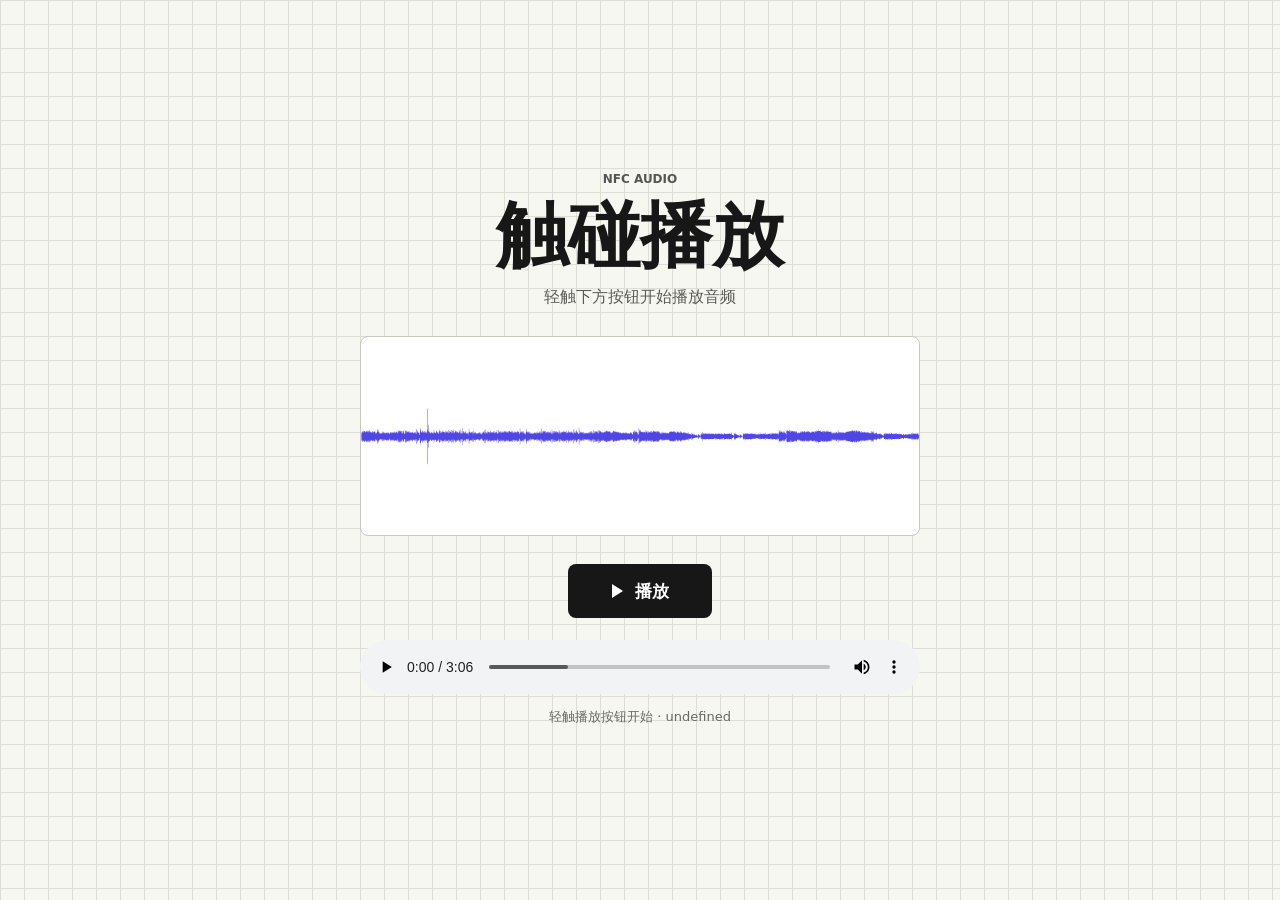
<file: index.html>
<!doctype html>
<html lang="zh-CN">
  <head>
    <meta charset="UTF-8" />
    <meta name="viewport" content="width=device-width, initial-scale=1, viewport-fit=cover" />
    <meta name="theme-color" content="#f7f7f2" />
    <title>音频播放</title>
    <link rel="preload" href="audio.mp3" as="audio" type="audio/mpeg" />
    <link rel="stylesheet" href="style.css" />
  </head>
  <body>
    <main>
      <section class="player" aria-labelledby="title">
        <p class="label">NFC AUDIO</p>
        <h1 id="title">触碰播放</h1>
        <p class="description">轻触下方按钮开始播放音频</p>

        <div class="artwork" aria-hidden="true">
          <img src="waveform.png" alt="" />
        </div>

        <button class="play-button" id="playButton" type="button" aria-label="播放音频">
          <span class="play-icon" aria-hidden="true"></span>
          <span id="buttonText">播放</span>
        </button>

        <audio id="audio" controls preload="metadata">
          <source src="audio.mp3" type="audio/mpeg" />
          你的浏览器不支持音频播放。
        </audio>

        <p class="status" id="status" role="status">准备就绪 · 03:07</p>
      </section>
    </main>
    <script src="player.js"></script>
  </body>
</html>
</file>
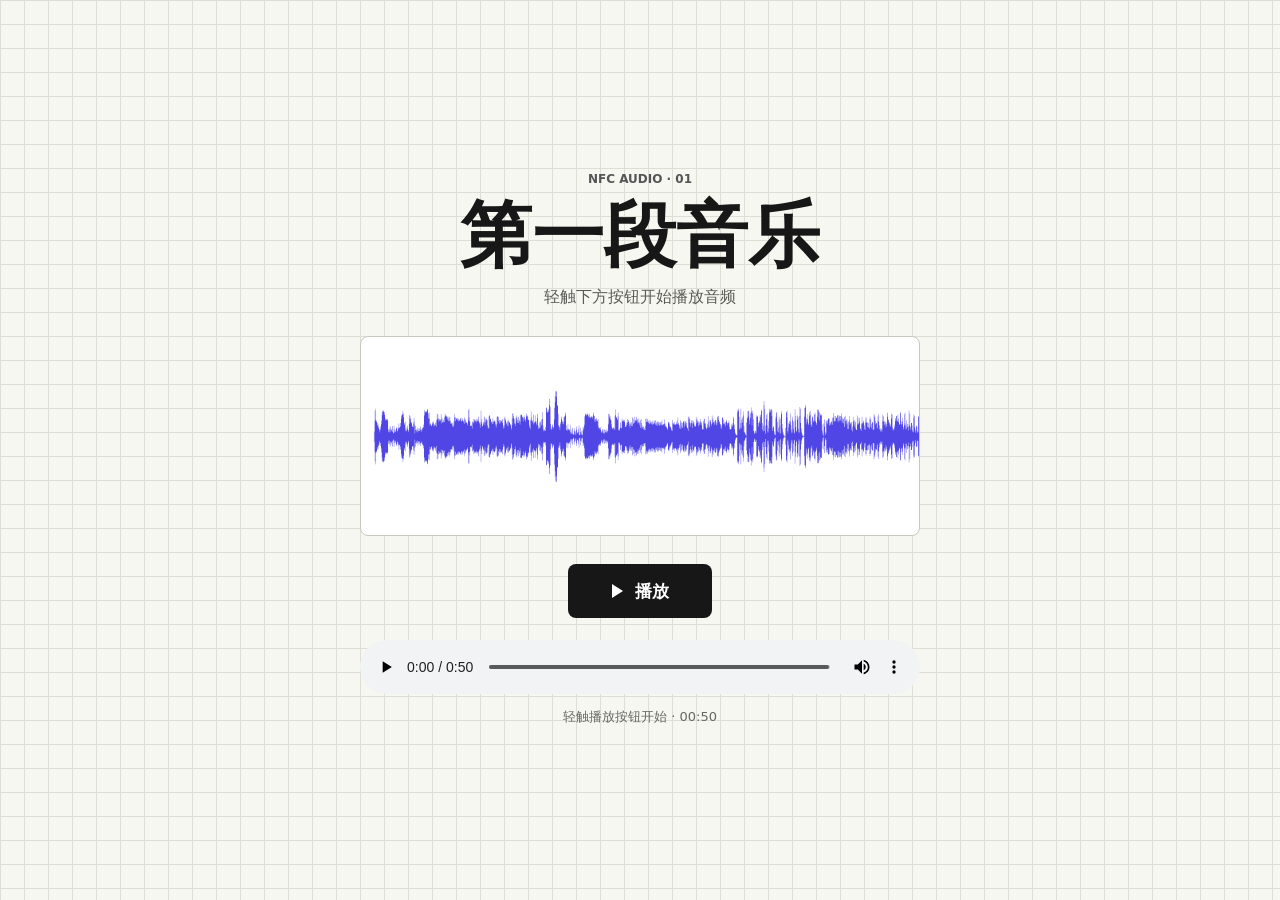
<file: tracks/01/index.html>
﻿<!doctype html>
<html lang="zh-CN">
  <head>
    <meta charset="UTF-8" />
    <meta name="viewport" content="width=device-width, initial-scale=1, viewport-fit=cover" />
    <meta name="theme-color" content="#f7f7f2" />
    <title>第一段音乐</title>
    <link rel="preload" href="audio.mp3" as="audio" type="audio/mpeg" />
    <link rel="stylesheet" href="../../style.css" />
  </head>
  <body>
    <main>
      <section class="player" aria-labelledby="title" data-duration="00:50">
        <p class="label">NFC AUDIO · 01</p>
        <h1 id="title">第一段音乐</h1>
        <p class="description">轻触下方按钮开始播放音频</p>
        <div class="artwork" aria-hidden="true">
          <img src="waveform.png" alt="" />
        </div>
        <button class="play-button" id="playButton" type="button" aria-label="播放音频">
          <span class="play-icon" aria-hidden="true"></span>
          <span id="buttonText">播放</span>
        </button>
        <audio id="audio" controls preload="metadata">
          <source src="audio.mp3" type="audio/mpeg" />
          你的浏览器不支持音频播放。
        </audio>
        <p class="status" id="status" role="status">准备就绪 · 00:50</p>
      </section>
    </main>
    <script src="../../player.js"></script>
  </body>
</html>
</file>
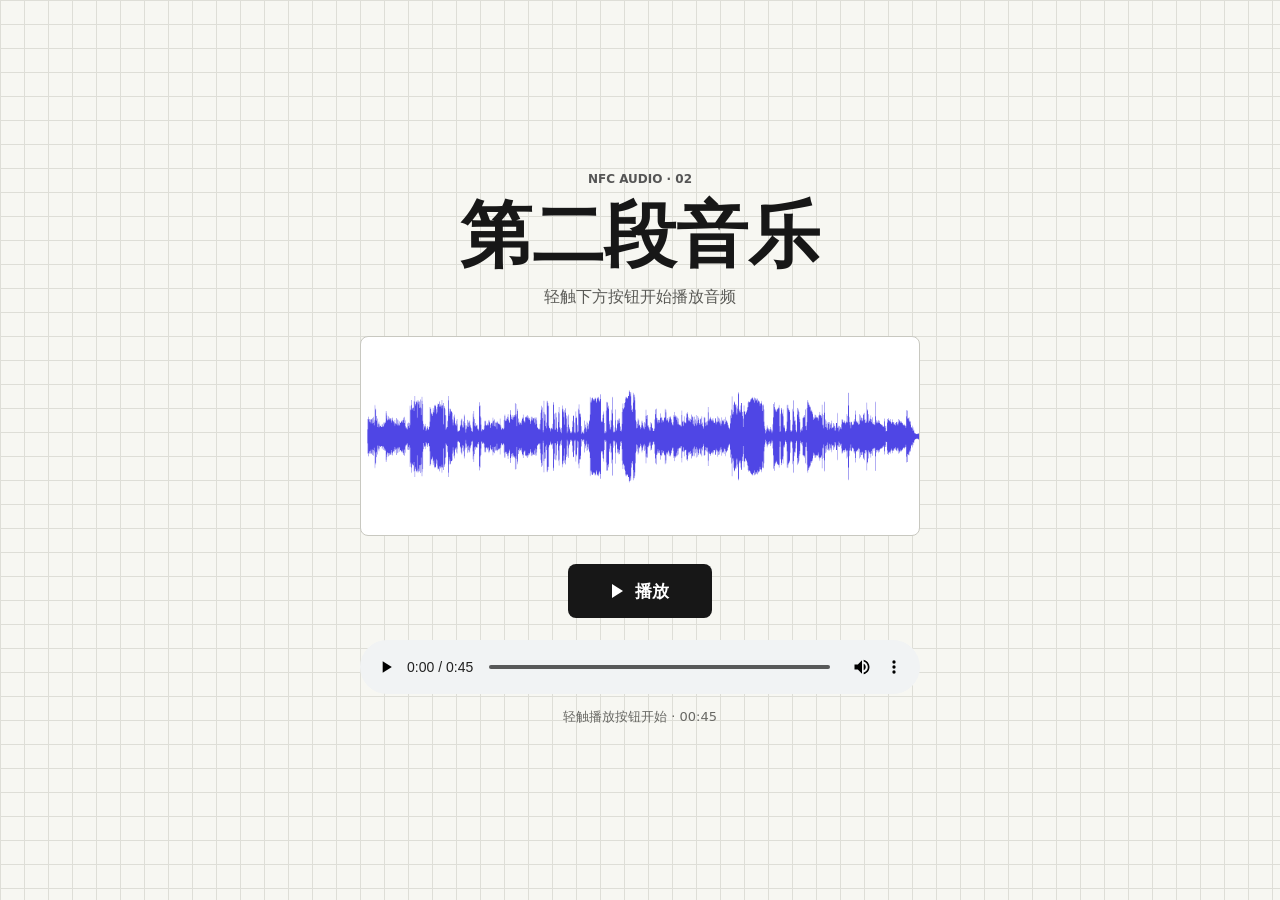
<file: tracks/02/index.html>
﻿<!doctype html>
<html lang="zh-CN">
  <head>
    <meta charset="UTF-8" />
    <meta name="viewport" content="width=device-width, initial-scale=1, viewport-fit=cover" />
    <meta name="theme-color" content="#f7f7f2" />
    <title>第二段音乐</title>
    <link rel="preload" href="audio.mp3" as="audio" type="audio/mpeg" />
    <link rel="stylesheet" href="../../style.css" />
  </head>
  <body>
    <main>
      <section class="player" aria-labelledby="title" data-duration="00:45">
        <p class="label">NFC AUDIO · 02</p>
        <h1 id="title">第二段音乐</h1>
        <p class="description">轻触下方按钮开始播放音频</p>
        <div class="artwork" aria-hidden="true">
          <img src="waveform.png" alt="" />
        </div>
        <button class="play-button" id="playButton" type="button" aria-label="播放音频">
          <span class="play-icon" aria-hidden="true"></span>
          <span id="buttonText">播放</span>
        </button>
        <audio id="audio" controls preload="metadata">
          <source src="audio.mp3" type="audio/mpeg" />
          你的浏览器不支持音频播放。
        </audio>
        <p class="status" id="status" role="status">准备就绪 · 00:45</p>
      </section>
    </main>
    <script src="../../player.js"></script>
  </body>
</html>
</file>
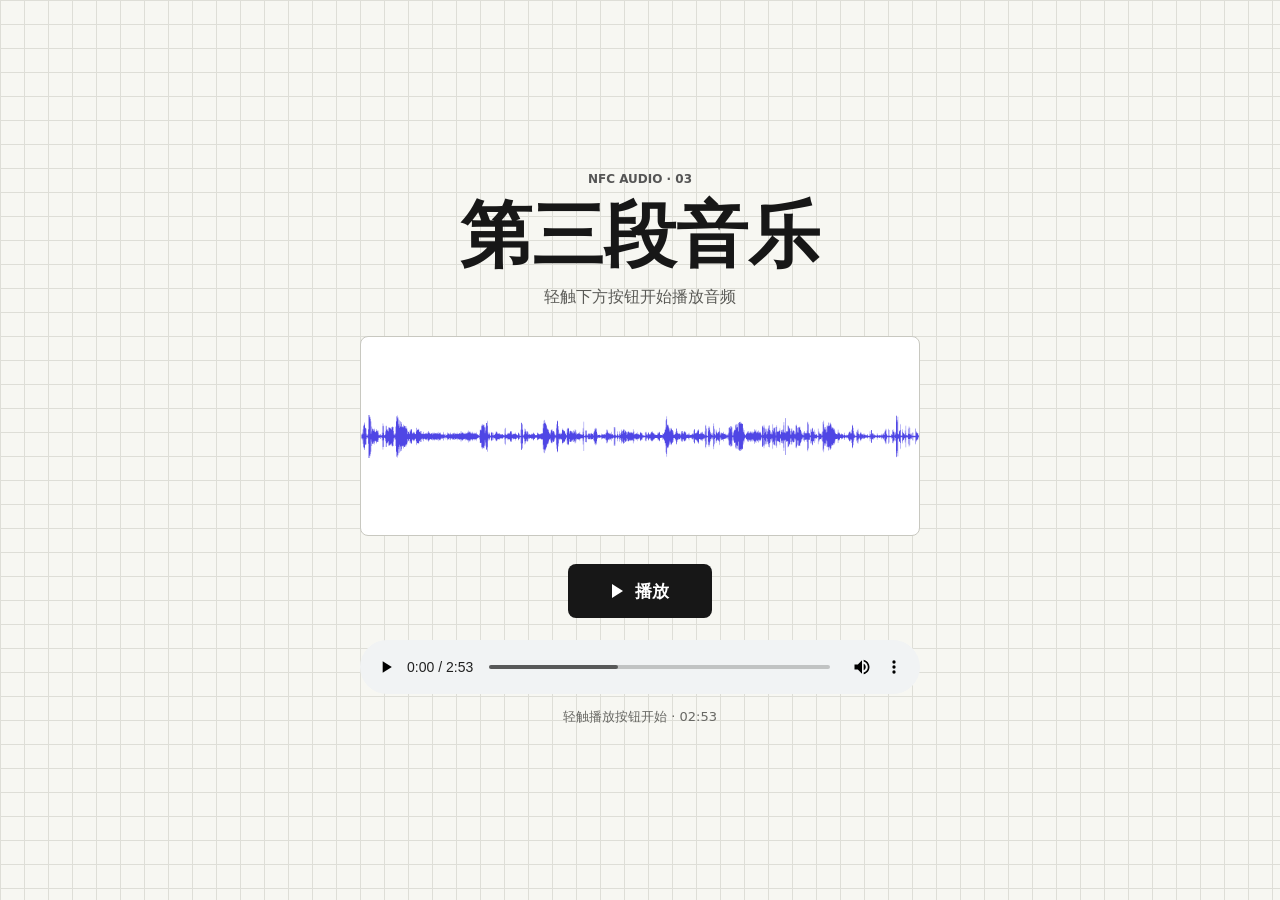
<file: tracks/03/index.html>
﻿<!doctype html>
<html lang="zh-CN">
  <head>
    <meta charset="UTF-8" />
    <meta name="viewport" content="width=device-width, initial-scale=1, viewport-fit=cover" />
    <meta name="theme-color" content="#f7f7f2" />
    <title>第三段音乐</title>
    <link rel="preload" href="audio.mp3" as="audio" type="audio/mpeg" />
    <link rel="stylesheet" href="../../style.css" />
  </head>
  <body>
    <main>
      <section class="player" aria-labelledby="title" data-duration="02:53">
        <p class="label">NFC AUDIO · 03</p>
        <h1 id="title">第三段音乐</h1>
        <p class="description">轻触下方按钮开始播放音频</p>
        <div class="artwork" aria-hidden="true">
          <img src="waveform.png" alt="" />
        </div>
        <button class="play-button" id="playButton" type="button" aria-label="播放音频">
          <span class="play-icon" aria-hidden="true"></span>
          <span id="buttonText">播放</span>
        </button>
        <audio id="audio" controls preload="metadata">
          <source src="audio.mp3" type="audio/mpeg" />
          你的浏览器不支持音频播放。
        </audio>
        <p class="status" id="status" role="status">准备就绪 · 02:53</p>
      </section>
    </main>
    <script src="../../player.js"></script>
  </body>
</html>
</file>
<file: style.css>
:root {
  color-scheme: light;
  font-family: Inter, "PingFang SC", "Microsoft YaHei", system-ui, sans-serif;
  background: #f7f7f2;
  color: #171717;
}

* {
  box-sizing: border-box;
}

body {
  min-width: 280px;
  min-height: 100vh;
  min-height: 100svh;
  margin: 0;
  background:
    linear-gradient(#deded7 1px, transparent 1px),
    linear-gradient(90deg, #deded7 1px, transparent 1px),
    #f7f7f2;
  background-size: 24px 24px;
}

main {
  min-height: 100vh;
  min-height: 100svh;
  display: grid;
  place-items: center;
  padding: max(24px, env(safe-area-inset-top)) max(20px, env(safe-area-inset-right))
    max(24px, env(safe-area-inset-bottom)) max(20px, env(safe-area-inset-left));
}

.player {
  width: min(100%, 560px);
  text-align: center;
}

.label {
  margin: 0 0 12px;
  color: #555;
  font-size: 12px;
  font-weight: 700;
  letter-spacing: 0;
}

h1 {
  margin: 0;
  font-size: clamp(40px, 10vw, 72px);
  line-height: 1.05;
  letter-spacing: 0;
}

.description {
  margin: 14px 0 28px;
  color: #5a5a56;
  font-size: 16px;
}

.artwork {
  position: relative;
  overflow: hidden;
  width: 100%;
  aspect-ratio: 14 / 5;
  margin-bottom: 28px;
  border: 1px solid #c8c8c0;
  border-radius: 8px;
  background: #fff;
}

.artwork img {
  width: 100%;
  height: 100%;
  object-fit: cover;
}

.play-button {
  display: inline-flex;
  min-width: 144px;
  min-height: 54px;
  align-items: center;
  justify-content: center;
  gap: 12px;
  border: 0;
  border-radius: 8px;
  background: #171717;
  color: #fff;
  font: inherit;
  font-size: 17px;
  font-weight: 700;
  cursor: pointer;
}

.play-button:focus-visible {
  outline: 3px solid #06b6d4;
  outline-offset: 4px;
}

.play-icon {
  width: 0;
  height: 0;
  border-top: 7px solid transparent;
  border-bottom: 7px solid transparent;
  border-left: 11px solid currentColor;
}

.play-button[data-playing="true"] .play-icon {
  width: 11px;
  height: 14px;
  border: 0;
  border-right: 4px solid currentColor;
  border-left: 4px solid currentColor;
}

audio {
  display: block;
  width: 100%;
  margin-top: 22px;
}

.status {
  min-height: 20px;
  margin: 14px 0 0;
  color: #686864;
  font-size: 13px;
}

@media (max-width: 420px) {
  .description {
    margin-bottom: 22px;
  }

  .artwork {
    margin-bottom: 22px;
  }
}

@media (prefers-reduced-motion: no-preference) {
  .play-button {
    transition: transform 160ms ease, background-color 160ms ease;
  }

  .play-button:active {
    transform: scale(0.97);
  }
}
</file>
